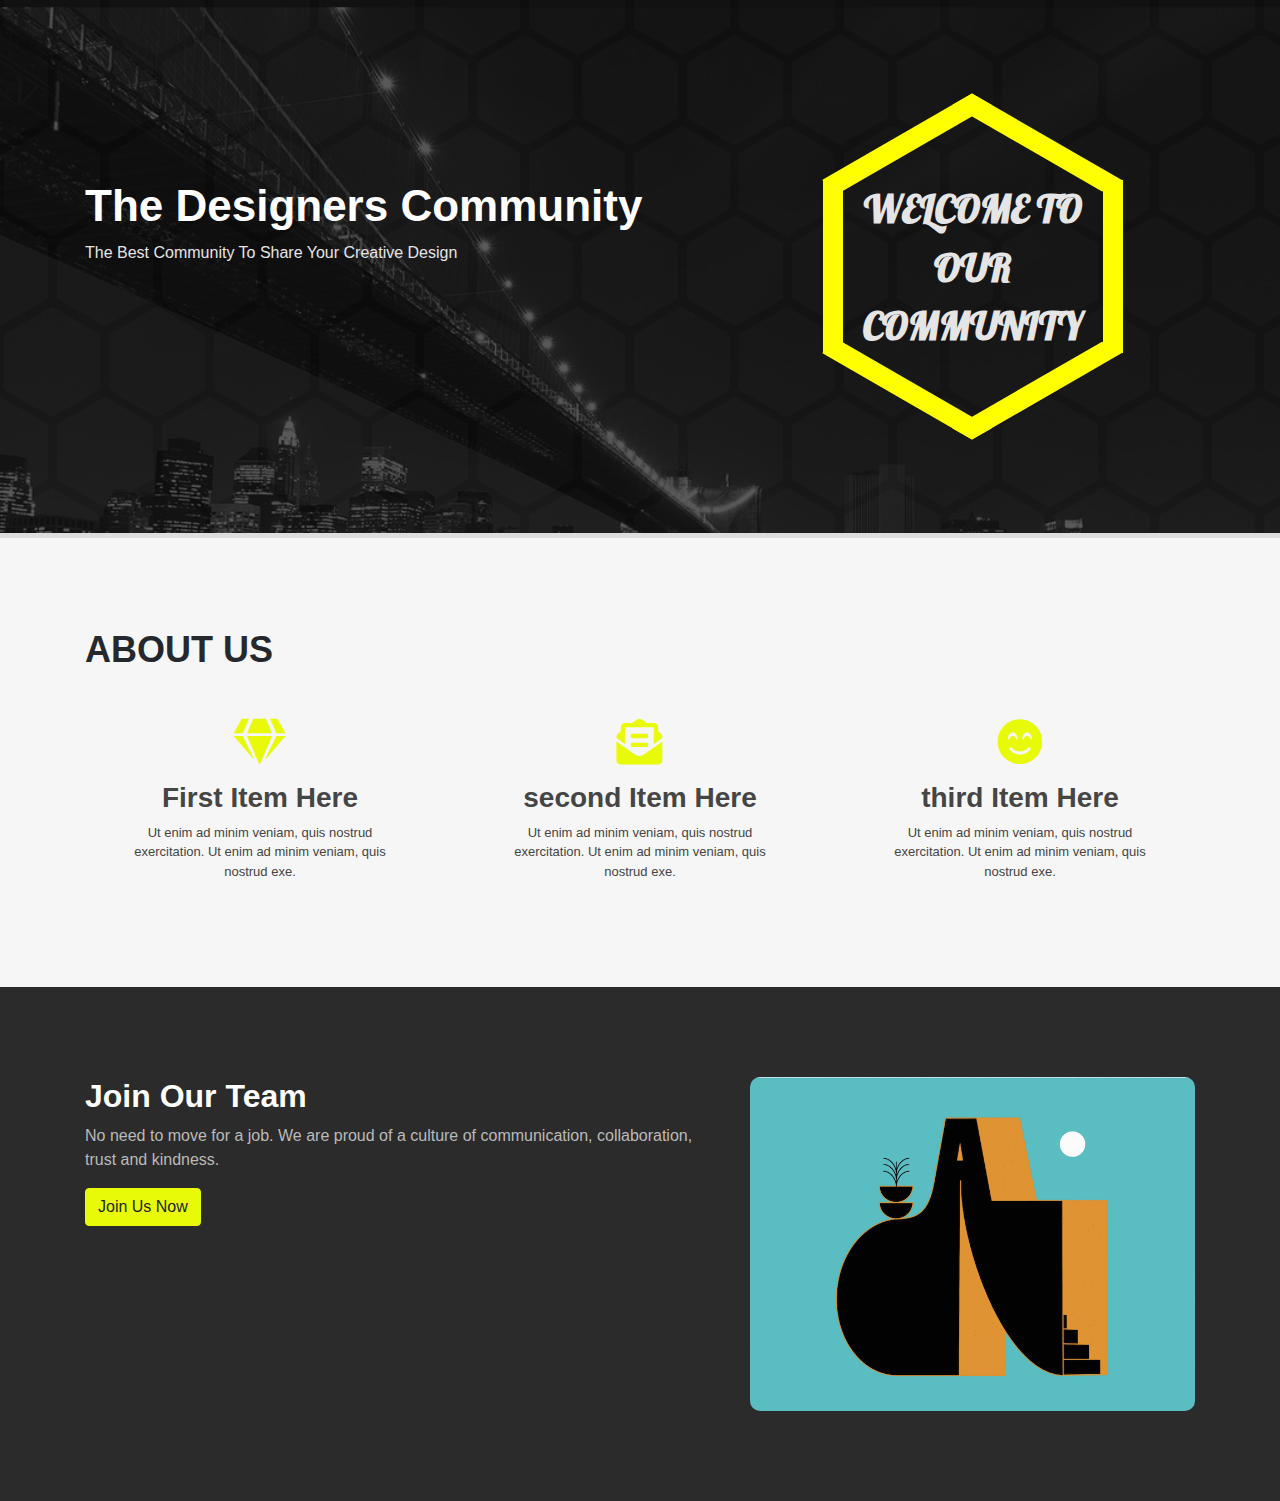
<file: about.html>
<!DOCTYPE html>
<html lang="en">

<head>
    <meta charset="UTF-8">
    <meta name="viewport" content="width=device-width, initial-scale=1.0">
    <meta http-equiv="X-UA-Compatible" content="ie=edge">
    <title></title>
    <link href="fonts/fontawesome/css/all.css" rel="stylesheet" />
    <link href="css/bootstrap.css" rel="stylesheet" />
    <link href="css/style.css" rel="stylesheet" />
</head>

<body>


    <div class="content">
        <section class="about-intro">
            <div class="" id="hexagon-overlay"></div>
            <div class="container">
                <div class="row">
                    <div class="col-md-7">
                        <h2 class="text-capitalize font-weight-bolder">the designers community</h2>
                        <p class="text-capitalize">the best community to share your creative design</p>
                    </div>
                    <div class="col-md-5">
                        <div class="hexagon"><p class="hex-p text-uppercase">welcome to our community</p></div>

                    </div>
                </div>


            </div>
        </section>
        <section class="about-wrap">
            <div class="container">
                <div class="sec-title mb-5">
                    <h3 class="text-uppercase">about us</h3>
                </div>
                <div class="sec-content">
                    <div class="row">
                        <div class="col-md-4">
                            <div class="single-about text-center">
                                <div class="sec-icon text-center"><i class="fas fa-gem"></i></div>
                                <h3>First Item Here</h3>
                                <p>Ut enim ad minim veniam, quis nostrud exercitation. Ut enim ad minim veniam, quis nostrud
                                    exe.
                                </p>
                            </div>
                        </div>
                        <div class="col-md-4">
                            <div class="single-about text-center">

                                <div class="sec-icon text-center"><i class="fas fa-envelope-open-text"></i></div>
                                <h3>second Item Here</h3>
                                <p>Ut enim ad minim veniam, quis nostrud exercitation. Ut enim ad minim veniam, quis nostrud
                                    exe.
                                </p>
                            </div>
                        </div>
                        <div class="col-md-4">
                            <div class="single-about text-center">

                                <div class="sec-icon text-center"><i class="fas fa-smile-beam"></i></div>
                                <h3>third Item Here</h3>
                                <p>Ut enim ad minim veniam, quis nostrud exercitation. Ut enim ad minim veniam, quis nostrud
                                    exe.
                                </p>
                            </div>
                        </div>

                    </div>
                </div>
            </div>
        </section>
        <section class="about-join">
            <div class="" id="hexagon-overlay"></div>
            <div class="container">
                <div class="row">
                    
                    <div class="col-md-7">
                        <h2 class="font-weight-bold">Join Our Team</h2>
                        <p>No need to move for a job. We are proud of a culture of communication, collaboration, trust and kindness.</p>
                       <a href="#" class="text-capitalize btn btn-yellow">join us now</a>
                    </div>
                    <div class="col-md-5">
                       <img class="img-fluid join-img" src="images/join.gif" />
                    </div>
                </div>
            </div>
        </section>
    </div>



    <script src="js/jquery-3.4.0.min.js"></script>
    <script src="js/popper.min.js"></script>
    <script src="js/bootstrap.js"></script>
    <script src="js/main.js"></script>
</body>

</html>
</file>
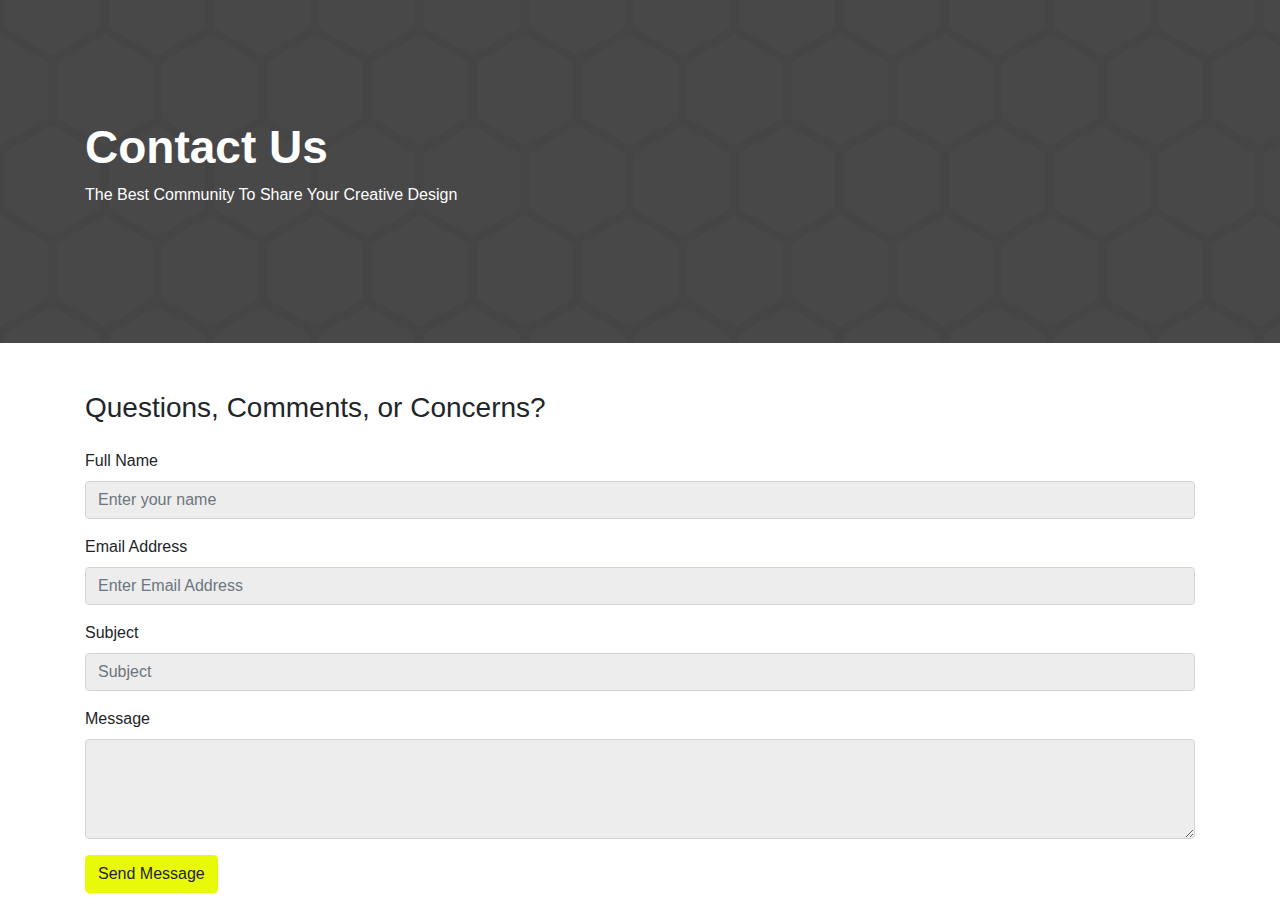
<file: contact.html>
<!DOCTYPE html>
<html lang="en">

<head>
    <meta charset="UTF-8">
    <meta name="viewport" content="width=device-width, initial-scale=1.0">
    <meta http-equiv="X-UA-Compatible" content="ie=edge">
    <title></title>
    <link href="fonts/fontawesome/css/all.css" rel="stylesheet" />
    <link href="css/bootstrap.css" rel="stylesheet" />
    <link href="css/style.css" rel="stylesheet" />
</head>

<body>
    <div class="content">
        <section class="contact-intro">
            <div class="container">
                <div class="row">
                    <div class="col-md-7">
                        <h2 class="text-capitalize font-weight-bolder">contact us</h2>
                        <p class="text-capitalize">the best community to share your creative design</p>
                    </div>

                </div>
            </div>
        </section>
        <section class="contact-wrapper">
            <div class="container">
                <h3 class="mt-5">Questions, Comments, or Concerns?</h3>

             <form class="my-4">
                    <div class="form-group">
                    <label for="">Full Name</label>
                    <input type="email" class="form-control" id="" placeholder="Enter your name">
                </div>
                  <div class="form-group">
                    <label for="">Email Address</label>
                    <input type="email" class="form-control" id="" placeholder="Enter Email Address">
                </div>
                  <div class="form-group">
                    <label for="">Subject</label>
                    <input type="email" class="form-control" id="" placeholder="Subject">
                </div>
                  <div class="form-group">
                    <label for="">Message</label>
                    <textarea class="form-control" ></textarea>
                </div>
                <button class="btn btn-yellow">Send Message</button>
             </form>


            </div>
        </section>
    </div>

    <script src="js/jquery-3.4.0.min.js"></script>
    <script src="js/popper.min.js"></script>
    <script src="js/bootstrap.js"></script>
    <script src="js/main.js"></script>
</body>

</html>
</file>
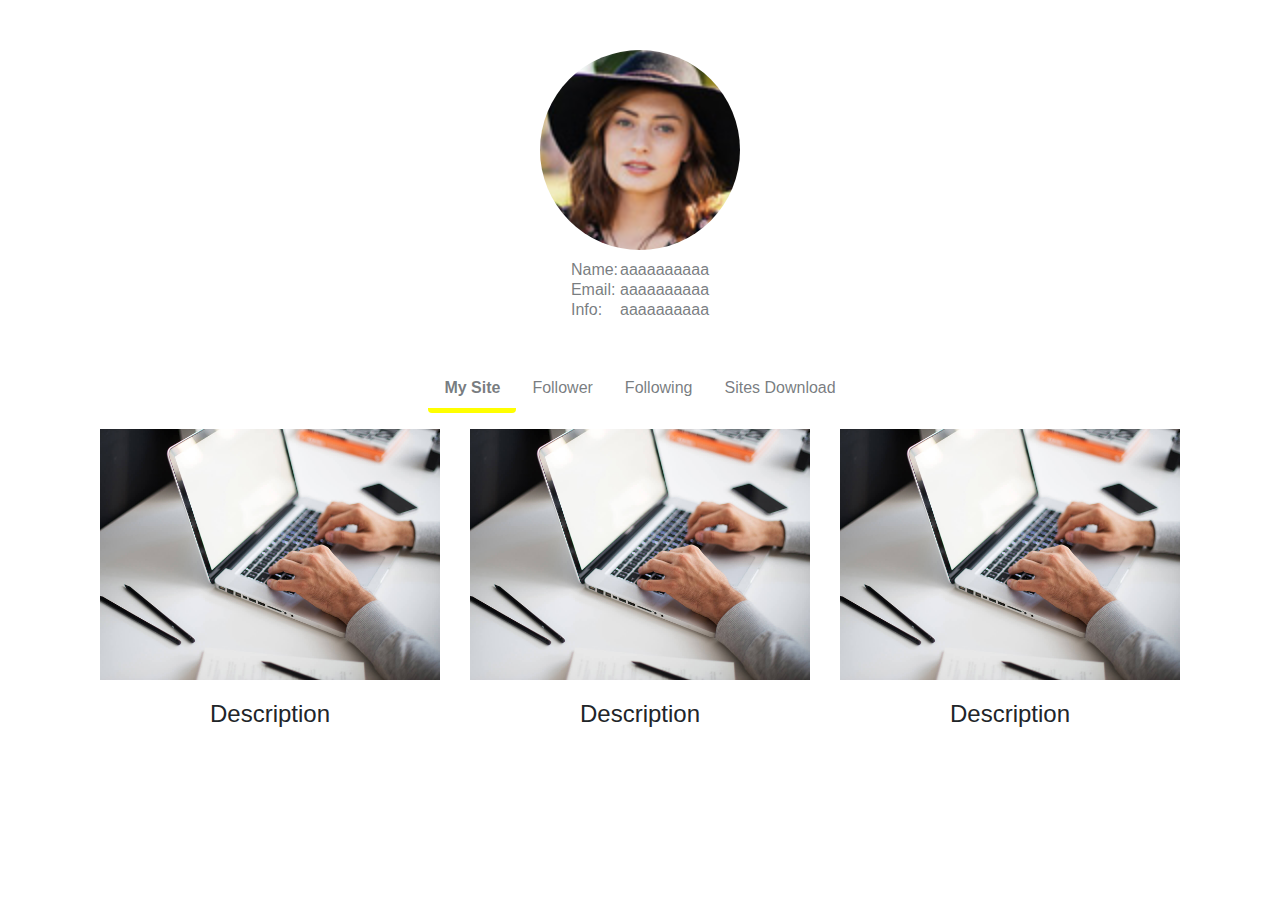
<file: profile.html>
<html>

<head>
<link rel="stylesheet" href="css/bootstrap.min.css"/>
<link rel="stylesheet" href="css/all.min.css"/> 
<link rel="stylesheet" href="https://use.fontawesome.com/releases/v5.8.2/css/all.css" integrity="sha384-oS3vJWv+0UjzBfQzYUhtDYW+Pj2yciDJxpsK1OYPAYjqT085Qq/1cq5FLXAZQ7Ay" crossorigin="anonymous">
<link href="https://fonts.googleapis.com/css?family=Rubik" rel="stylesheet">
<link rel="stylesheet" href="css/profile.css"/> 
</head>
<body>
    <section class="profile">
        <div class="info">
            <img src="images/dovi-delrito.jpg">
            <table class="justify-content-center">
                <tr>
                    <td>Name:</td>
                <td>aaaaaaaaaa</td>
            </tr>
                <tr> 
                    <td>Email:</td>
                <td>aaaaaaaaaa</td>
            </tr>
                <tr> 
                    <td>Info:</td>
                <td>aaaaaaaaaa</td>
                
            </tr>

            </table>
        </div>
      <div class=" container info2"> 
          
            <ul class="nav nav-pills mb-3 justify-content-center mt-5" id="pills-tab" role="tablist">
                    <li class="nav-item">
                      <a class="nav-link active" id="pills-MySite-tab" data-toggle="pill" href="#pills-MySite" role="tab" aria-controls="pills-MySite" aria-selected="true">My Site</a>
                    </li>
                    <li class="nav-item">
                      <a class="nav-link" id="pills-Follower-tab" data-toggle="pill" href="#pills-Follower" role="tab" aria-controls="pills-Follower" aria-selected="false">Follower</a>
                    </li>
                    <li class="nav-item">
                      <a class="nav-link" id="pills-Following-tab" data-toggle="pill" href="#pills-Following" role="tab" aria-controls="pills-Following" aria-selected="false">Following</a>
                    </li>
                    <li class="nav-item">
                    <a class="nav-link" id="pills-SitesDownload-tab" data-toggle="pill" href="#pills-SitesDownload" role="tab" aria-controls="pills-SitesDownload" aria-selected="false">Sites Download</a>
                    </li>
                  </ul>
                  <div class="tab-content" id="pills-tabContent">
                    <div class="tab-pane fade show active" id="pills-MySite" role="tabpanel" aria-labelledby="pills-MySite-tab">
                        <div class="container">
                            <div class="row">
                                        <div class="col-md-4 ">
                                                <div class="siteDes">
                                                <img src="images/bg-image-30.jpg" class="img-fluid">
                                                <div class="desIcon">
                                                        <i class="fas fa-eye mt-3"></i>
                                                       <label>view</label> 
                                                        <br>
                                                        <i class="fas fa-trash-alt"></i>
                                                        <label>Delete</label>
                                                </div>
                                            </div>
                                            
                                                <h4 class="text-center" >Description</h4>
                                            
                                            </div>
                                            <div class="col-md-4 ">
                                                    <div class="siteDes">
                                                    <img src="images/bg-image-30.jpg" class="img-fluid">
                                                    <div class="desIcon">
                                                            <i class="fas fa-eye mt-3"></i>
                                                           <label>view</label> 
                                                            <br>
                                                            <i class="fas fa-trash-alt"></i>
                                                            <label>Delete</label>
                                                    </div>
                                                </div>
                                                
                                                    <h4 class="text-center" >Description</h4>
                                                
                                                </div>
                                                <div class="col-md-4 ">
                                                        <div class="siteDes">
                                                        <img src="images/bg-image-30.jpg" class="img-fluid">
                                                        <div class="desIcon">
                                                                <i class="fas fa-eye mt-3"></i>
                                                               <label>view</label> 
                                                                <br>
                                                                <i class="fas fa-trash-alt"></i>
                                                                <label>Delete</label>
                                                        </div>
                                                    </div>
                                                    
                                                        <h4 class="text-center" >Description</h4>
                                                    
                                                    </div>
                            </div>

                        </div>
                        </div>
                    <div class="tab-pane fade" id="pills-Follower" role="tabpanel" aria-labelledby="pills-Follower-tab">2</div>
                    <div class="tab-pane fade" id="pills-Following" role="tabpanel" aria-labelledby="pills-Following-tab">3</div>
                    <div class="tab-pane fade" id="pills-SitesDownload" role="tabpanel" aria-labelledby="pills-SitesDownload-tab">4</div>
                  </div>

      </div>

    </section>

    <script src="js/jquery-3.4.0.min.js"></script>
    <script src="js/popper.min.js"></script>
    <script src="js/bootstrap.js"></script>         
</body>
</html>
</file>
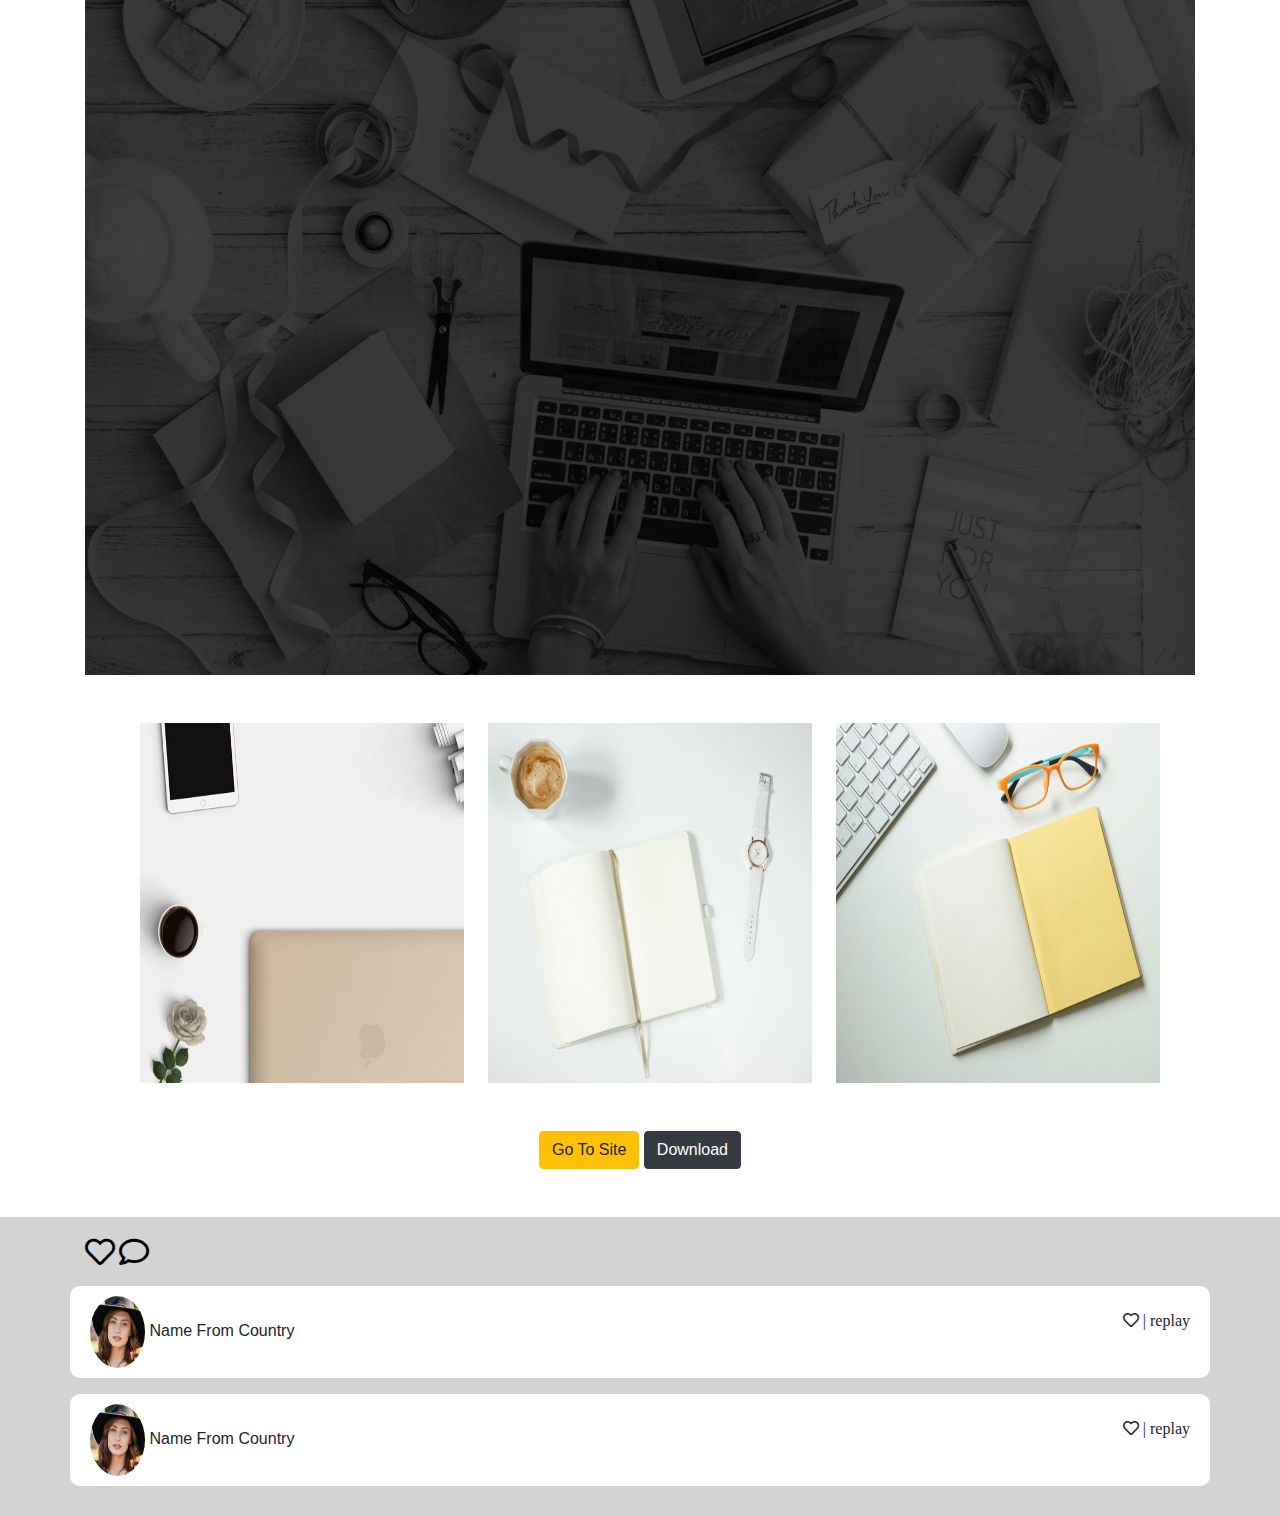
<file: view.html>
<html>

    <head>
    
<link rel="stylesheet" href="css/bootstrap.min.css"/>
<link rel="stylesheet" href="css/all.min.css"/>
 <link rel="stylesheet" href="css/animate.css"/>
 <link rel="stylesheet" href="css/jquery.fancybox.css"/>
<link rel="stylesheet" href="https://use.fontawesome.com/releases/v5.8.2/css/all.css" integrity="sha384-oS3vJWv+0UjzBfQzYUhtDYW+Pj2yciDJxpsK1OYPAYjqT085Qq/1cq5FLXAZQ7Ay" crossorigin="anonymous">
<link href="https://fonts.googleapis.com/css?family=Rubik" rel="stylesheet">
<link rel="stylesheet" href="css/view.css"/>        
       </head> 
<body>


    <section class="container text-center">
        <div class="gallery1">
            <img src="images/project-counter.jpg" class="w-100 h-75">
            <div class="container">
            <div class="imgs mt-5">
                
              <a data-fancybox="gallery" href="images/lab.jpg" >
                 <img src="images/lab.jpg">
               </a>
               <a data-fancybox="gallery" href="images/lab1.jpg">
                <img src="images/lab1.jpg">
              </a>
              <a data-fancybox="gallery" href="images/lab2.jpg">
                <img src="images/lab2.jpg">
              </a>
        
                </div>
                </div>
                <button class="btn btn-warning my-5">Go To Site</button>
                <button class="btn btn-dark my-5 ">Download</button>
      </div>
      
        </section>
        <div class=" comments">
            <div class="container icon1">
                    <i class="far fa-heart"></i>
                <i class="far fa-comment"></i>
            </div>
                <div class="container comments1 mt-3">
                    <img src="images/dovi-delrito.jpg">
                    <label>Name</label>
                    <label>From</label>
                    <label>Country</label>
                    <i class="far fa-heart float-right mt-3">
                    <span >| replay</span>
                </i>
                </div>
                
                <div class="container comments1 mt-3">
                        <img src="images/dovi-delrito.jpg">
                        <label>Name</label>
                        <label>From</label>
                        <label>Country</label>
                        <i class="far fa-heart float-right mt-3">
                                <span >| replay</span>
                            </i>
                    </div>
          
      
            </div>


        <script src="js/jquery-3.4.0.min.js"></script>
        <script src="js/popper.min.js"></script>
        <script src="js/bootstrap.js"></script>
       <script src="js/jquery.easing.1.3.js"></script>
       <script src="js/jquery.fancybox.js"></script>
	   <script src="js/view.js"></script>            
        
    </body>
</html>
</file>
<file: css/style.css>
@import url('https://fonts.googleapis.com/css?family=Lobster');
.hexagon {
  position: relative;
  width: 300px; 
  height: 173.21px;
  background-color: transparent;
 /* margin: 86.60px 0;*/
  border-left: solid 20px #ffff00;
  border-right: solid 20px #ffff00;
  margin: auto;
  transition: all 0.5s ease;

}
.hexagon:hover{
    background: #ffff00;
}
.hexagon:hover .hex-p{
    color: #464545
}
.hex-p{
        color: #e5e5e5;
    position: relative;
    font-family: 'Lobster', cursive;

    z-index: 1000;
    font-size: 39px;
    font-weight: 900;
    text-align: center;
}
.hexagon:before,
.hexagon:after {
  content: "";
  position: absolute;
  z-index: 1;
  width: 212.13px;
  height: 212.13px;
  -webkit-transform: scaleY(0.5774) rotate(-45deg);
  -ms-transform: scaleY(0.5774) rotate(-45deg);
  transform: scaleY(0.5774) rotate(-45deg);
  background-color: inherit;
  left: 23.9340px;
}

.hexagon:before {
  top: -106.0660px;
  border-top: solid 28.2843px #ffff00;
  border-right: solid 28.2843px #ffff00;
}

.hexagon:after {
  bottom: -106.0660px;
  border-bottom: solid 28.2843px #ffff00;
  border-left: solid 28.2843px #ffff00;
}

.about-intro {
    background: url(../images/intro_bg.png) no-repeat center fixed;
    /*height: 500px;*/
    padding: 180px 0px;
    -webkit-background-size: cover;
    -moz-background-size: cover;
    -o-background-size: cover;
    background-size: cover;
    overflow: hidden;
}
#hexagon-overlay {
    background: url(../images/hexagon_pat.png) repeat;
    width: 100%;
    height: 100%;
    position: absolute;
    left: 0;
    top: 0;
    opacity: .5;
    background-attachment: fixed
}
.about-intro h2{
    color: #fff;
        font-size: 44px;
}
.about-intro p{
        color: #e5e5e5;
}
.about-wrap{
    border-top: 5px solid #ddd;
    background: #f6f6f6;
    padding: 90px 0px
}
.sec-title h3{
        font-weight: 700;
    font-size: 36px;
}
.sec-icon i{
        color: #e9fa09;
    font-size: 46px;
    margin-bottom: 16px;
}
.single-about{
        padding: 0px 30px;
}
.single-about h3{
    color: #464545;
    font-weight: 700;
        font-size: 28px;
}
.single-about p{
        font-size: 13px;
    color: #464545;
}
.about-join{
    padding: 90px 0px;
        background: #2b2b2b;
        position: relative
}
.about-join h2{
        color: #fff;
}
.about-join p{
        color: #bababa;
}
.btn-yellow{
    background: #e9fa09;
    border-color: #e9fa09
}
.join-img{
        border-radius: 10px;
}

.contact-intro{
        background: #e9fa09;
    background-image: url(../images/hexagon_pat.png),
    linear-gradient(108.84deg, #464545 0%, #464545 100%);
    background-repeat: no-repeat;
    background-blend-mode: overlay, normal;
    color: white;
    padding: 120px 0px;
        background-repeat: repeat;
    background-attachment: fixed;

}
.contact-intro h2{
        font-size: 46px;
}
textarea.form-control{
    height: 100px
}
.form-control{
        background-color: rgba(0,0,0,0.07);
}

@media only screen and (max-width : 798px){
    .about-intro{
        padding:100px 0px
    }
    .hexagon{
            margin-top: 100px;
    }
    .join-img{
        margin-top: 40px
    }
}
</file>
<file: css/profile.css>
.info 
{
    text-align: center;
    margin-top: 50px;
    
   
}
.info table
{
  margin: auto;
  color:#343a40ab;
}
.info img
{
width: 200px;
height: 200px;
border-radius: 50%;
margin-bottom: 10px;
}

.nav-pills .nav-link.active, .nav-pills .show>.nav-link
{
    background-color: white;
    color: #343a40ab;
    font-weight: 800;
    border-bottom: solid 5px #ffff00;
}
.nav-pills .nav-link
{
    color: #343a40ab;  
}
.siteDes
{
    text-align: center;
    position: relative;
    padding-bottom: 20px;

}

.desIcon
{
    position: absolute;
    color:#343a40ab;  
    background-color: rgba(236, 230, 15, 0.77);
    top:13%;
    left: 8%;
    width:80%;
    height: 60%;
    padding: 5% 5%;
    opacity: 0;
    transition: all 1s ease;
}


.siteDes:hover .desIcon
{
opacity: 1;
}
</file>
<file: css/view.css>
.gallery1 .imgs img
{
    width: 30%;
    height: 40%;
    margin-left: 20px;
    
}
@media only screen and (max-width:975px)
{
    .gallery1 .imgs img
{
    width: 25%;
    height: 30%;
    margin-left: 10px;
    
}

}
.comments
{
    background-color: lightgray;
    padding: 20px;
}
.comments .icon1 i
{
    color: black;
    
    font-size: 30px;
}
.comments .comments1
{
    background-color: white;
    padding: 10px 20px;
    border-radius: 10px;
    margin-bottom: 10px;
}
.comments .comments1 img
{
 border-radius: 50%;
 width: 5%;
 height: 8%;
}
</file>
